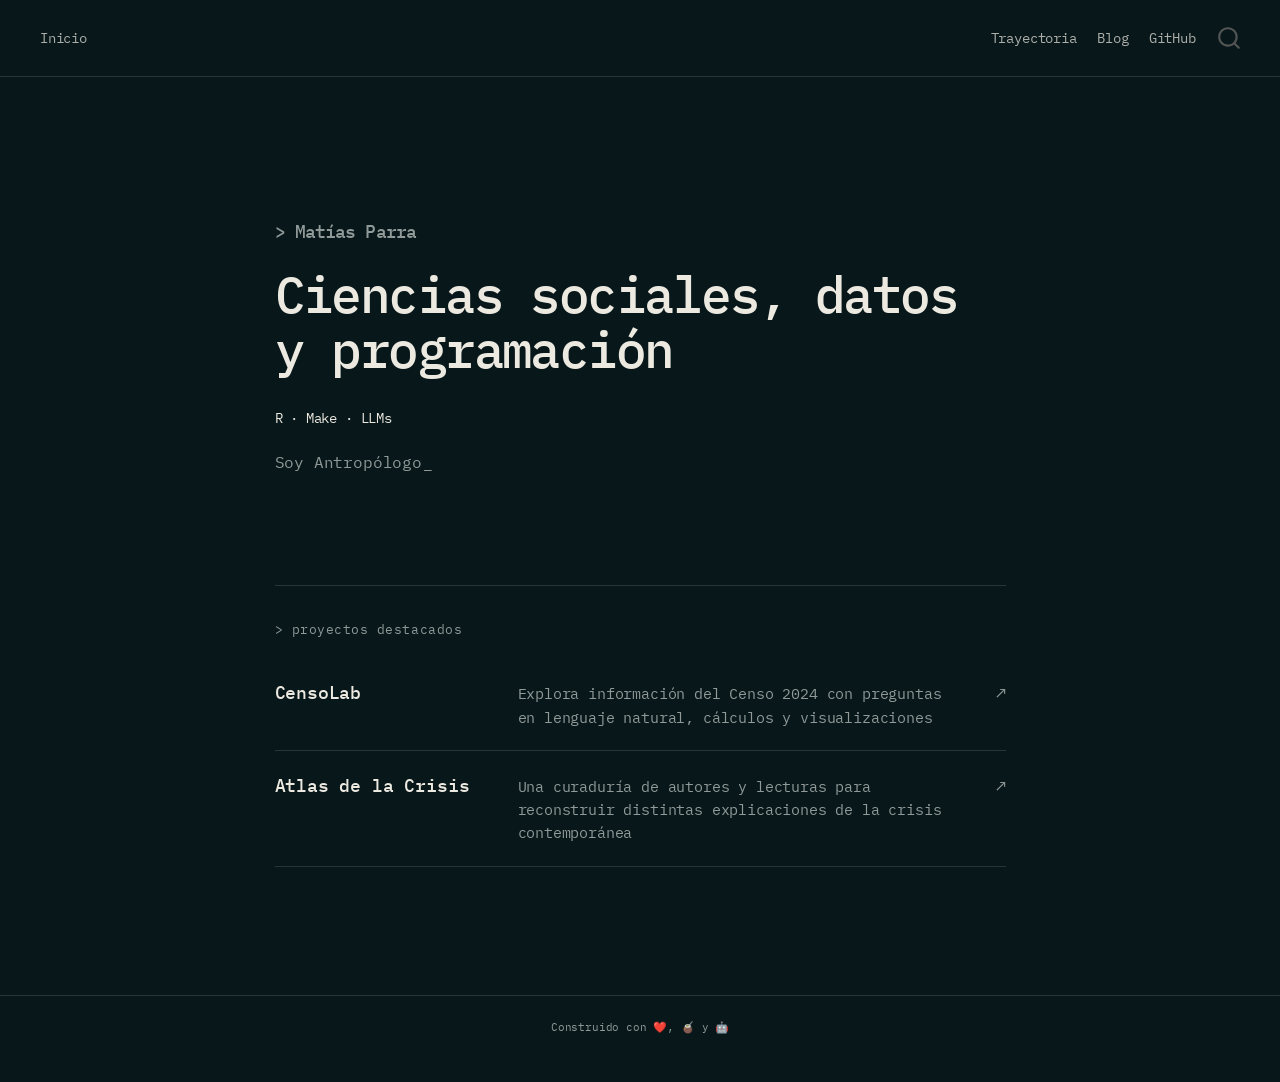
<file: docs/index.html>
<!DOCTYPE html>
<html xmlns="http://www.w3.org/1999/xhtml" lang="en" xml:lang="en"><head>

<meta charset="utf-8">
<meta name="generator" content="quarto-1.10.18">

<meta name="viewport" content="width=device-width, initial-scale=1.0, user-scalable=yes">


<title>Matias Parra</title>
<style>
/* Default styles provided by pandoc.
** See https://pandoc.org/MANUAL.html#variables-for-html for config info.
*/
span.smallcaps{font-variant: small-caps;}
div.columns{display: flex; gap: 1.5em;}
div.column{flex: auto;}
@media screen {
div.columns{gap: min(4vw, 1.5em);}
div.column{overflow-x: auto;}
}
div.hanging-indent{margin-left: 1.5em; text-indent: -1.5em;}
ul.task-list{list-style: none;}
ul.task-list li input[type="checkbox"] {
  width: 0.8em;
  margin: 0 0.8em 0.2em -1em; /* quarto-specific, see https://github.com/quarto-dev/quarto-cli/issues/4556 */ 
  vertical-align: middle;
}
</style>


<script src="site_libs/quarto-nav/quarto-nav.js"></script>
<script src="site_libs/quarto-nav/headroom.min.js"></script>
<script src="site_libs/clipboard/clipboard.min.js"></script>
<script src="site_libs/quarto-search/autocomplete.umd.js"></script>
<script src="site_libs/quarto-search/fuse.min.js"></script>
<script src="site_libs/quarto-search/quarto-search.js"></script>
<meta name="quarto:offset" content="./">
<script src="site_libs/quarto-html/quarto.js" type="module"></script>
<script src="site_libs/quarto-html/tabsets/tabsets.js" type="module"></script>
<script src="site_libs/quarto-html/popper.min.js"></script>
<script src="site_libs/quarto-html/tippy.umd.min.js"></script>
<script src="site_libs/quarto-html/anchor.min.js"></script>
<link href="site_libs/quarto-html/tippy.css" rel="stylesheet">
<link href="site_libs/quarto-html/quarto-syntax-highlighting-64a204ab8560d761af7679ceaba22944.css" rel="stylesheet" id="quarto-text-highlighting-styles">
<script src="site_libs/bootstrap/bootstrap.min.js"></script>
<link href="site_libs/bootstrap/bootstrap-icons.css" rel="stylesheet">
<link href="site_libs/bootstrap/bootstrap-e82ca0f5d80d5831ccac4856a1aca84d.min.css" rel="stylesheet" append-hash="true" id="quarto-bootstrap" data-mode="light">
<script id="quarto-search-options" type="application/json">{
  "location": "navbar",
  "copy-button": false,
  "collapse-after": 3,
  "panel-placement": "end",
  "type": "overlay",
  "limit": 50,
  "keyboard-shortcut": [
    "f",
    "/",
    "s"
  ],
  "show-item-context": false,
  "language": {
    "search-no-results-text": "No results",
    "search-matching-documents-text": "matching documents",
    "search-copy-link-title": "Copy link to search",
    "search-hide-matches-text": "Hide additional matches",
    "search-more-match-text": "more match in this document",
    "search-more-matches-text": "more matches in this document",
    "search-clear-button-title": "Clear",
    "search-text-placeholder": "",
    "search-detached-cancel-button-title": "Cancel",
    "search-submit-button-title": "Submit",
    "search-label": "Search"
  }
}</script>
<style>html{ scroll-behavior: smooth; }</style>


<link rel="stylesheet" href="styles.css">
</head>

<body class="nav-fixed fullcontent quarto-light">

<div id="quarto-search-results"></div>
  <header id="quarto-header" class="headroom fixed-top">
    <nav class="navbar navbar-expand-lg " data-bs-theme="dark">
      <div class="navbar-container container-fluid">
            <div id="quarto-search" class="" title="Search"></div>
          <button class="navbar-toggler" type="button" data-bs-toggle="collapse" data-bs-target="#navbarCollapse" aria-controls="navbarCollapse" role="menu" aria-expanded="false" aria-label="Toggle navigation" onclick="if (window.quartoToggleHeadroom) { window.quartoToggleHeadroom(); }">
  <span class="navbar-toggler-icon"></span>
</button>
          <div class="collapse navbar-collapse" id="navbarCollapse">
            <ul class="navbar-nav navbar-nav-scroll me-auto">
  <li class="nav-item">
    <a class="nav-link active" href="./index.html" aria-current="page"> 
<span class="menu-text">Inicio</span></a>
  </li>  
</ul>
            <ul class="navbar-nav navbar-nav-scroll ms-auto">
  <li class="nav-item">
    <a class="nav-link" href="./trayectoria.html"> 
<span class="menu-text">Trayectoria</span></a>
  </li>  
  <li class="nav-item">
    <a class="nav-link" href="./blog.html"> 
<span class="menu-text">Blog</span></a>
  </li>  
  <li class="nav-item">
    <a class="nav-link" href="https://github.com/miparrar"> 
<span class="menu-text">GitHub</span></a>
  </li>  
</ul>
          </div> <!-- /navcollapse -->
            <div class="quarto-navbar-tools">
</div>
      </div> <!-- /container-fluid -->
    </nav>
</header>
<!-- content -->
<div id="quarto-content" class="quarto-container page-columns page-rows-contents page-layout-article page-navbar">
<!-- sidebar -->
<!-- margin-sidebar -->
    
<!-- main -->
<main class="content" id="quarto-document-content"><header id="title-block-header" class="quarto-title-block"><h1 class="title display-7">Matias Parra</h1></header>

<header id="title-block-header">


</header>


<div class="home-shell">
<div class="home-intro">
<div class="home-name">
Matías Parra
</div>
<h1 class="home-kicker">
Ciencias sociales, datos y programación
</h1>
<div class="home-stack">
R · Make · LLMs
</div>
<div class="home-copy home-rotator">
<p><span class="visually-hidden">Soy Antropólogo. Trabajo en procesamiento y análisis de datos. Construyo flujos de trabajo reproducibles y trazables. Exploro nuevas formas de investigar con modelos de lenguaje.</span> <span id="home-rotator-text" aria-hidden="true"></span></p>
</div>
<noscript>
<div class="home-copy">
Soy antropólogo
</div>
</noscript>
</div>
<div class="home-work">
<div class="section-label">
&gt; proyectos destacados
</div>
<div class="project-list">
<p><a class="project-item" href="https://censolab.cl/" aria-label="Visitar CensoLab"> <span class="project-name">CensoLab</span> <span class="project-description">Explora información del Censo 2024 con preguntas en lenguaje natural, cálculos y visualizaciones</span> <span class="project-arrow" aria-hidden="true">↗</span> </a> <a class="project-item" href="https://miparrar-atlas-crisis.share.connect.posit.cloud/" target="_blank" rel="noopener" aria-label="Visitar Atlas de la Crisis"> <span class="project-name">Atlas de la Crisis</span> <span class="project-description">Una curaduría de autores y lecturas para reconstruir distintas explicaciones de la crisis contemporánea</span> <span class="project-arrow" aria-hidden="true">↗</span> </a></p>
</div>
</div>
</div>
<script>
const startTyping = () => {
  const rotator = document.querySelector(".home-rotator");
  const rotatorText = document.querySelector("#home-rotator-text");
  const reduceMotion = window.matchMedia("(prefers-reduced-motion: reduce)").matches;
  const phrases = [
    "Soy Antropólogo",
    "Trabajo en procesamiento y análisis de datos",
    "Construyo flujos de trabajo reproducibles y trazables",
    "Exploro nuevas formas de investigar con modelos de lenguaje"
  ];

  if (!rotator || !rotatorText) return;

  if (reduceMotion) {
    rotatorText.textContent = phrases[0];
    return;
  }

  let phraseIndex = 0;
  let characterPosition = 0;
  let isDeleting = false;

  const typeNextCharacter = () => {
    const phrase = phrases[phraseIndex];

    if (isDeleting) {
      characterPosition -= 1;
      rotatorText.textContent = phrase.slice(0, characterPosition);

      if (characterPosition === 0) {
        phraseIndex = (phraseIndex + 1) % phrases.length;
        isDeleting = false;
        window.setTimeout(typeNextCharacter, 350);
        return;
      }

      window.setTimeout(typeNextCharacter, 28);
      return;
    }

    characterPosition += 1;
    rotatorText.textContent = phrase.slice(0, characterPosition);

    if (characterPosition === phrase.length) {
      isDeleting = true;
      window.setTimeout(typeNextCharacter, 2200);
      return;
    }

    window.setTimeout(typeNextCharacter, 45);
  };

  rotatorText.classList.add("is-typing");
  window.setTimeout(typeNextCharacter, 450);
};

if (document.readyState === "loading") {
  document.addEventListener("DOMContentLoaded", startTyping);
} else {
  startTyping();
}
</script>



</main> <!-- /main -->
<script id="quarto-html-after-body" type="application/javascript">
  window.document.addEventListener("DOMContentLoaded", function (event) {
    const icon = "";
    const anchorJS = new window.AnchorJS();
    anchorJS.options = {
      placement: 'right',
      icon: icon
    };
    anchorJS.add('.anchored');
    const isCodeAnnotation = (el) => {
      for (const clz of el.classList) {
        if (clz.startsWith('code-annotation-')) {                     
          return true;
        }
      }
      return false;
    }
    const onCopySuccess = function(e) {
      // button target
      const button = e.trigger;
      // don't keep focus
      button.blur();
      // flash "checked"
      button.classList.add('code-copy-button-checked');
      var currentTitle = button.getAttribute("title");
      button.setAttribute("title", "Copied!");
      let tooltip;
      if (window.bootstrap) {
        button.setAttribute("data-bs-toggle", "tooltip");
        button.setAttribute("data-bs-placement", "left");
        button.setAttribute("data-bs-title", "Copied!");
        tooltip = new bootstrap.Tooltip(button, 
          { trigger: "manual", 
            customClass: "code-copy-button-tooltip",
            offset: [0, -8]});
        tooltip.show();    
      }
      setTimeout(function() {
        if (tooltip) {
          tooltip.hide();
          button.removeAttribute("data-bs-title");
          button.removeAttribute("data-bs-toggle");
          button.removeAttribute("data-bs-placement");
        }
        button.setAttribute("title", currentTitle);
        button.classList.remove('code-copy-button-checked');
      }, 1000);
      // clear code selection
      e.clearSelection();
    }
    const getTextToCopy = function(trigger) {
      const outerScaffold = trigger.parentElement.cloneNode(true);
      const codeEl = outerScaffold.querySelector('code');
      for (const childEl of codeEl.children) {
        if (isCodeAnnotation(childEl)) {
          childEl.remove();
        }
      }
      return codeEl.innerText;
    }
    const clipboard = new window.ClipboardJS('.code-copy-button:not([data-in-quarto-modal])', {
      text: getTextToCopy
    });
    clipboard.on('success', onCopySuccess);
    if (window.document.getElementById('quarto-embedded-source-code-modal')) {
      const clipboardModal = new window.ClipboardJS('.code-copy-button[data-in-quarto-modal]', {
        text: getTextToCopy,
        container: window.document.getElementById('quarto-embedded-source-code-modal')
      });
      clipboardModal.on('success', onCopySuccess);
    }
      var localhostRegex = new RegExp(/^(?:http|https):\/\/localhost\:?[0-9]*\//);
      var mailtoRegex = new RegExp(/^mailto:/);
        var filterRegex = new RegExp('/' + window.location.host + '/');
      var isInternal = (href) => {
          return filterRegex.test(href) || localhostRegex.test(href) || mailtoRegex.test(href);
      }
      // Inspect non-navigation links and adorn them if external
     var links = window.document.querySelectorAll('a[href]:not(.nav-link):not(.navbar-brand):not(.toc-action):not(.sidebar-link):not(.sidebar-item-toggle):not(.pagination-link):not(.no-external):not([aria-hidden]):not(.dropdown-item):not(.quarto-navigation-tool):not(.about-link)');
      for (var i=0; i<links.length; i++) {
        const link = links[i];
        if (!isInternal(link.href)) {
          // undo the damage that might have been done by quarto-nav.js in the case of
          // links that we want to consider external
          if (link.dataset.originalHref !== undefined) {
            link.href = link.dataset.originalHref;
          }
        }
      }
    function tippyHover(el, contentFn, onTriggerFn, onUntriggerFn) {
      const config = {
        allowHTML: true,
        maxWidth: 500,
        delay: 100,
        arrow: false,
        appendTo: function(el) {
            return el.parentElement;
        },
        interactive: true,
        interactiveBorder: 10,
        theme: 'quarto',
        placement: 'bottom-start',
      };
      if (contentFn) {
        config.content = contentFn;
      }
      if (onTriggerFn) {
        config.onTrigger = onTriggerFn;
      }
      if (onUntriggerFn) {
        config.onUntrigger = onUntriggerFn;
      }
      window.tippy(el, config); 
    }
    const noterefs = window.document.querySelectorAll('a[role="doc-noteref"]');
    for (var i=0; i<noterefs.length; i++) {
      const ref = noterefs[i];
      tippyHover(ref, function() {
        // use id or data attribute instead here
        let href = ref.getAttribute('data-footnote-href') || ref.getAttribute('href');
        try { href = new URL(href).hash; } catch {}
        const id = href.replace(/^#\/?/, "");
        const note = window.document.getElementById(id);
        if (note) {
          return note.innerHTML;
        } else {
          return "";
        }
      });
    }
    const xrefs = window.document.querySelectorAll('a.quarto-xref');
    const processXRef = (id, note) => {
      // Strip column container classes
      const stripColumnClz = (el) => {
        el.classList.remove("page-full", "page-columns");
        if (el.children) {
          for (const child of el.children) {
            stripColumnClz(child);
          }
        }
      }
      stripColumnClz(note)
      if (id === null || id.startsWith('sec-')) {
        // Special case sections, only their first couple elements
        const container = document.createElement("div");
        if (note.children && note.children.length > 2) {
          container.appendChild(note.children[0].cloneNode(true));
          for (let i = 1; i < note.children.length; i++) {
            const child = note.children[i];
            if (child.tagName === "P" && child.innerText === "") {
              continue;
            } else {
              container.appendChild(child.cloneNode(true));
              break;
            }
          }
          if (window.Quarto?.typesetMath) {
            window.Quarto.typesetMath(container);
          }
          return container.innerHTML
        } else {
          if (window.Quarto?.typesetMath) {
            window.Quarto.typesetMath(note);
          }
          return note.innerHTML;
        }
      } else {
        // Remove any anchor links if they are present
        const anchorLink = note.querySelector('a.anchorjs-link');
        if (anchorLink) {
          anchorLink.remove();
        }
        if (window.Quarto?.typesetMath) {
          window.Quarto.typesetMath(note);
        }
        if (note.classList.contains("callout")) {
          return note.outerHTML;
        } else {
          return note.innerHTML;
        }
      }
    }
    for (var i=0; i<xrefs.length; i++) {
      const xref = xrefs[i];
      tippyHover(xref, undefined, function(instance) {
        instance.disable();
        let url = xref.getAttribute('href');
        let hash = undefined; 
        if (url.startsWith('#')) {
          hash = url;
        } else {
          try { hash = new URL(url).hash; } catch {}
        }
        if (hash) {
          const id = hash.replace(/^#\/?/, "");
          const note = window.document.getElementById(id);
          if (note !== null) {
            try {
              const html = processXRef(id, note.cloneNode(true));
              instance.setContent(html);
            } finally {
              instance.enable();
              instance.show();
            }
          } else {
            // See if we can fetch this
            fetch(url.split('#')[0])
            .then(res => res.text())
            .then(html => {
              const parser = new DOMParser();
              const htmlDoc = parser.parseFromString(html, "text/html");
              const note = htmlDoc.getElementById(id);
              if (note !== null) {
                const html = processXRef(id, note);
                instance.setContent(html);
              } 
            }).finally(() => {
              instance.enable();
              instance.show();
            });
          }
        } else {
          // See if we can fetch a full url (with no hash to target)
          // This is a special case and we should probably do some content thinning / targeting
          fetch(url)
          .then(res => res.text())
          .then(html => {
            const parser = new DOMParser();
            const htmlDoc = parser.parseFromString(html, "text/html");
            const note = htmlDoc.querySelector('main.content');
            if (note !== null) {
              // This should only happen for chapter cross references
              // (since there is no id in the URL)
              // remove the first header
              if (note.children.length > 0 && note.children[0].tagName === "HEADER") {
                note.children[0].remove();
              }
              const html = processXRef(null, note);
              instance.setContent(html);
            } 
          }).finally(() => {
            instance.enable();
            instance.show();
          });
        }
      }, function(instance) {
      });
    }
        let selectedAnnoteEl;
        const selectorForAnnotation = ( cell, annotation) => {
          let cellAttr = 'data-code-cell="' + cell + '"';
          let lineAttr = 'data-code-annotation="' +  annotation + '"';
          const selector = 'span[' + cellAttr + '][' + lineAttr + ']';
          return selector;
        }
        const selectCodeLines = (annoteEl) => {
          const doc = window.document;
          const targetCell = annoteEl.getAttribute("data-target-cell");
          const targetAnnotation = annoteEl.getAttribute("data-target-annotation");
          const annoteSpan = window.document.querySelector(selectorForAnnotation(targetCell, targetAnnotation));
          const lines = annoteSpan.getAttribute("data-code-lines").split(",");
          const lineIds = lines.map((line) => {
            return targetCell + "-" + line;
          })
          let top = null;
          let height = null;
          let parent = null;
          if (lineIds.length > 0) {
              //compute the position of the single el (top and bottom and make a div)
              const el = window.document.getElementById(lineIds[0]);
              top = el.offsetTop;
              height = el.offsetHeight;
              parent = el.parentElement.parentElement;
            if (lineIds.length > 1) {
              const lastEl = window.document.getElementById(lineIds[lineIds.length - 1]);
              const bottom = lastEl.offsetTop + lastEl.offsetHeight;
              height = bottom - top;
            }
            if (top !== null && height !== null && parent !== null) {
              // cook up a div (if necessary) and position it 
              let div = window.document.getElementById("code-annotation-line-highlight");
              if (div === null) {
                div = window.document.createElement("div");
                div.setAttribute("id", "code-annotation-line-highlight");
                div.style.position = 'absolute';
                parent.appendChild(div);
              }
              div.style.top = top - 2 + "px";
              div.style.height = height + 4 + "px";
              div.style.left = 0;
              let gutterDiv = window.document.getElementById("code-annotation-line-highlight-gutter");
              if (gutterDiv === null) {
                gutterDiv = window.document.createElement("div");
                gutterDiv.setAttribute("id", "code-annotation-line-highlight-gutter");
                gutterDiv.style.position = 'absolute';
                const codeCell = window.document.getElementById(targetCell);
                const gutter = codeCell.querySelector('.code-annotation-gutter');
                gutter.appendChild(gutterDiv);
              }
              gutterDiv.style.top = top - 2 + "px";
              gutterDiv.style.height = height + 4 + "px";
            }
            selectedAnnoteEl = annoteEl;
          }
        };
        const unselectCodeLines = () => {
          const elementsIds = ["code-annotation-line-highlight", "code-annotation-line-highlight-gutter"];
          elementsIds.forEach((elId) => {
            const div = window.document.getElementById(elId);
            if (div) {
              div.remove();
            }
          });
          selectedAnnoteEl = undefined;
        };
          // Handle positioning of the toggle
      window.addEventListener(
        "resize",
        throttle(() => {
          elRect = undefined;
          if (selectedAnnoteEl) {
            selectCodeLines(selectedAnnoteEl);
          }
        }, 10)
      );
      function throttle(fn, ms) {
      let throttle = false;
      let timer;
        return (...args) => {
          if(!throttle) { // first call gets through
              fn.apply(this, args);
              throttle = true;
          } else { // all the others get throttled
              if(timer) clearTimeout(timer); // cancel #2
              timer = setTimeout(() => {
                fn.apply(this, args);
                timer = throttle = false;
              }, ms);
          }
        };
      }
        // Attach click handler to the DT
        const annoteDls = window.document.querySelectorAll('dt[data-target-cell]');
        for (const annoteDlNode of annoteDls) {
          annoteDlNode.addEventListener('click', (event) => {
            const clickedEl = event.target;
            if (clickedEl !== selectedAnnoteEl) {
              unselectCodeLines();
              const activeEl = window.document.querySelector('dt[data-target-cell].code-annotation-active');
              if (activeEl) {
                activeEl.classList.remove('code-annotation-active');
              }
              selectCodeLines(clickedEl);
              clickedEl.classList.add('code-annotation-active');
            } else {
              // Unselect the line
              unselectCodeLines();
              clickedEl.classList.remove('code-annotation-active');
            }
          });
        }
    const findCites = (el) => {
      const parentEl = el.parentElement;
      if (parentEl) {
        const cites = parentEl.dataset.cites;
        if (cites) {
          return {
            el,
            cites: cites.split(' ')
          };
        } else {
          return findCites(el.parentElement)
        }
      } else {
        return undefined;
      }
    };
    var bibliorefs = window.document.querySelectorAll('a[role="doc-biblioref"]');
    for (var i=0; i<bibliorefs.length; i++) {
      const ref = bibliorefs[i];
      const citeInfo = findCites(ref);
      if (citeInfo) {
        tippyHover(citeInfo.el, function() {
          var popup = window.document.createElement('div');
          citeInfo.cites.forEach(function(cite) {
            var citeDiv = window.document.createElement('div');
            citeDiv.classList.add('hanging-indent');
            citeDiv.classList.add('csl-entry');
            var biblioDiv = window.document.getElementById('ref-' + cite);
            if (biblioDiv) {
              citeDiv.innerHTML = biblioDiv.innerHTML;
            }
            popup.appendChild(citeDiv);
          });
          return popup.innerHTML;
        });
      }
    }
  });
  </script>
</div> <!-- /content -->
<footer class="footer">
  <div class="nav-footer">
    <div class="nav-footer-left">
      &nbsp;
    </div>   
    <div class="nav-footer-center">
<p>Construido con ❤️, 🧉 y 🤖</p>
</div>
    <div class="nav-footer-right">
      &nbsp;
    </div>
  </div>
</footer>




<script src="site_libs/quarto-html/zenscroll-min.js"></script>
</body></html>
</file>
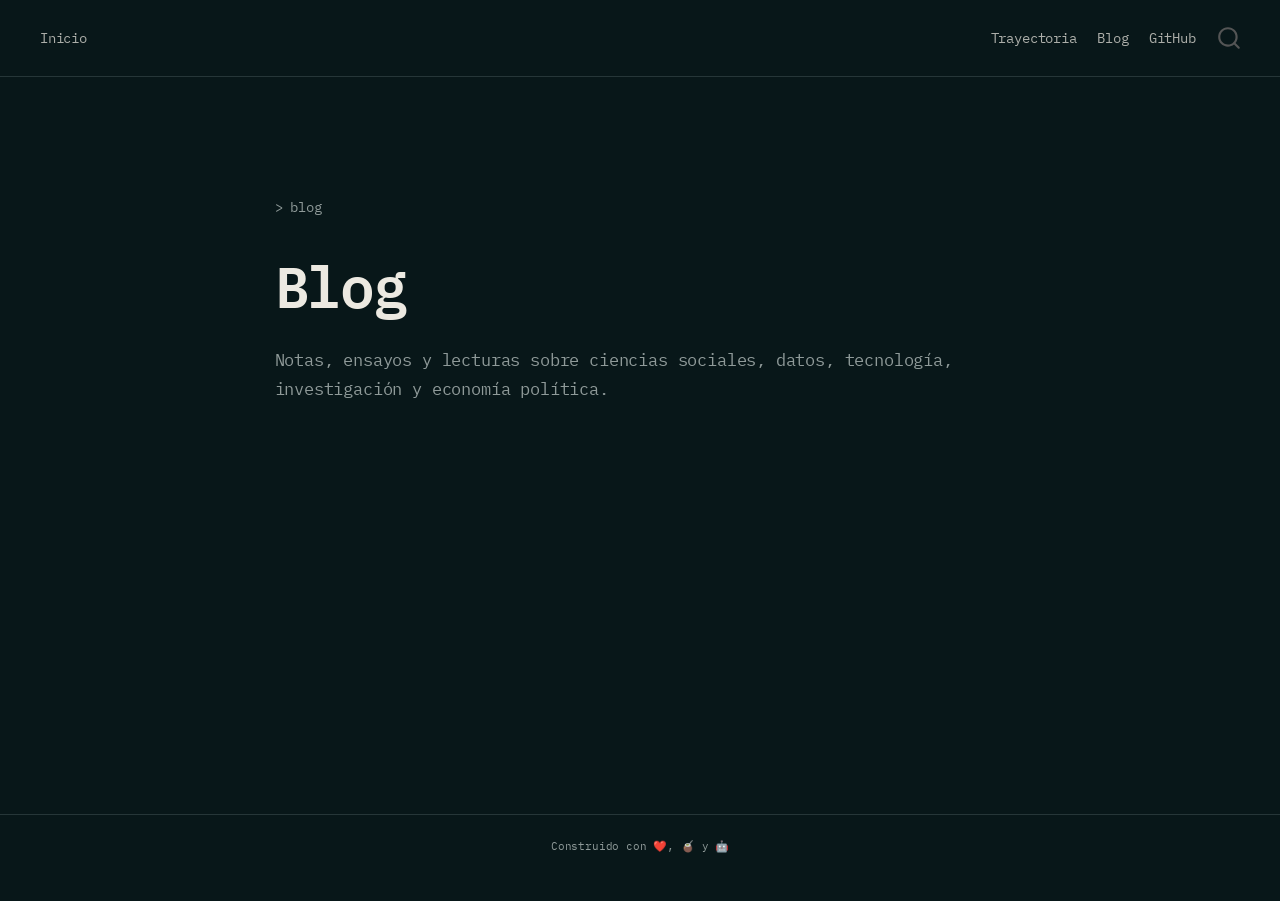
<file: docs/blog.html>
<!DOCTYPE html>
<html xmlns="http://www.w3.org/1999/xhtml" lang="en" xml:lang="en"><head>

<meta charset="utf-8">
<meta name="generator" content="quarto-1.10.18">

<meta name="viewport" content="width=device-width, initial-scale=1.0, user-scalable=yes">


<title>Blog – Matias Parra</title>
<style>
/* Default styles provided by pandoc.
** See https://pandoc.org/MANUAL.html#variables-for-html for config info.
*/
span.smallcaps{font-variant: small-caps;}
div.columns{display: flex; gap: 1.5em;}
div.column{flex: auto;}
@media screen {
div.columns{gap: min(4vw, 1.5em);}
div.column{overflow-x: auto;}
}
div.hanging-indent{margin-left: 1.5em; text-indent: -1.5em;}
ul.task-list{list-style: none;}
ul.task-list li input[type="checkbox"] {
  width: 0.8em;
  margin: 0 0.8em 0.2em -1em; /* quarto-specific, see https://github.com/quarto-dev/quarto-cli/issues/4556 */ 
  vertical-align: middle;
}
</style>


<script src="site_libs/quarto-nav/quarto-nav.js"></script>
<script src="site_libs/quarto-nav/headroom.min.js"></script>
<script src="site_libs/clipboard/clipboard.min.js"></script>
<script src="site_libs/quarto-search/autocomplete.umd.js"></script>
<script src="site_libs/quarto-search/fuse.min.js"></script>
<script src="site_libs/quarto-search/quarto-search.js"></script>
<meta name="quarto:offset" content="./">
<script src="site_libs/quarto-html/quarto.js" type="module"></script>
<script src="site_libs/quarto-html/tabsets/tabsets.js" type="module"></script>
<script src="site_libs/quarto-html/popper.min.js"></script>
<script src="site_libs/quarto-html/tippy.umd.min.js"></script>
<script src="site_libs/quarto-html/anchor.min.js"></script>
<link href="site_libs/quarto-html/tippy.css" rel="stylesheet">
<link href="site_libs/quarto-html/quarto-syntax-highlighting-64a204ab8560d761af7679ceaba22944.css" rel="stylesheet" id="quarto-text-highlighting-styles">
<script src="site_libs/bootstrap/bootstrap.min.js"></script>
<link href="site_libs/bootstrap/bootstrap-icons.css" rel="stylesheet">
<link href="site_libs/bootstrap/bootstrap-e82ca0f5d80d5831ccac4856a1aca84d.min.css" rel="stylesheet" append-hash="true" id="quarto-bootstrap" data-mode="light">
<script id="quarto-search-options" type="application/json">{
  "location": "navbar",
  "copy-button": false,
  "collapse-after": 3,
  "panel-placement": "end",
  "type": "overlay",
  "limit": 50,
  "keyboard-shortcut": [
    "f",
    "/",
    "s"
  ],
  "show-item-context": false,
  "language": {
    "search-no-results-text": "No results",
    "search-matching-documents-text": "matching documents",
    "search-copy-link-title": "Copy link to search",
    "search-hide-matches-text": "Hide additional matches",
    "search-more-match-text": "more match in this document",
    "search-more-matches-text": "more matches in this document",
    "search-clear-button-title": "Clear",
    "search-text-placeholder": "",
    "search-detached-cancel-button-title": "Cancel",
    "search-submit-button-title": "Submit",
    "search-label": "Search"
  }
}</script>
<style>html{ scroll-behavior: smooth; }</style>


<link rel="stylesheet" href="styles.css">
</head>

<body class="nav-fixed fullcontent quarto-light">

<div id="quarto-search-results"></div>
  <header id="quarto-header" class="headroom fixed-top">
    <nav class="navbar navbar-expand-lg " data-bs-theme="dark">
      <div class="navbar-container container-fluid">
            <div id="quarto-search" class="" title="Search"></div>
          <button class="navbar-toggler" type="button" data-bs-toggle="collapse" data-bs-target="#navbarCollapse" aria-controls="navbarCollapse" role="menu" aria-expanded="false" aria-label="Toggle navigation" onclick="if (window.quartoToggleHeadroom) { window.quartoToggleHeadroom(); }">
  <span class="navbar-toggler-icon"></span>
</button>
          <div class="collapse navbar-collapse" id="navbarCollapse">
            <ul class="navbar-nav navbar-nav-scroll me-auto">
  <li class="nav-item">
    <a class="nav-link" href="./index.html"> 
<span class="menu-text">Inicio</span></a>
  </li>  
</ul>
            <ul class="navbar-nav navbar-nav-scroll ms-auto">
  <li class="nav-item">
    <a class="nav-link" href="./trayectoria.html"> 
<span class="menu-text">Trayectoria</span></a>
  </li>  
  <li class="nav-item">
    <a class="nav-link active" href="./blog.html" aria-current="page"> 
<span class="menu-text">Blog</span></a>
  </li>  
  <li class="nav-item">
    <a class="nav-link" href="https://github.com/miparrar"> 
<span class="menu-text">GitHub</span></a>
  </li>  
</ul>
          </div> <!-- /navcollapse -->
            <div class="quarto-navbar-tools">
</div>
      </div> <!-- /container-fluid -->
    </nav>
</header>
<!-- content -->
<div id="quarto-content" class="quarto-container page-columns page-rows-contents page-layout-article page-navbar">
<!-- sidebar -->
<!-- margin-sidebar -->
    
<!-- main -->
<main class="content" id="quarto-document-content"><header id="title-block-header" class="quarto-title-block"><h1 class="title display-7">Blog</h1></header>

<header id="title-block-header">


</header>


<div class="page-shell">
<div class="page-label">
&gt; blog
</div>
<section id="blog" class="level1">
<h1>Blog</h1>
<p>Notas, ensayos y lecturas sobre ciencias sociales, datos, tecnología, investigación y economía política.</p>
</section>
</div>



</main> <!-- /main -->
<script id="quarto-html-after-body" type="application/javascript">
  window.document.addEventListener("DOMContentLoaded", function (event) {
    const icon = "";
    const anchorJS = new window.AnchorJS();
    anchorJS.options = {
      placement: 'right',
      icon: icon
    };
    anchorJS.add('.anchored');
    const isCodeAnnotation = (el) => {
      for (const clz of el.classList) {
        if (clz.startsWith('code-annotation-')) {                     
          return true;
        }
      }
      return false;
    }
    const onCopySuccess = function(e) {
      // button target
      const button = e.trigger;
      // don't keep focus
      button.blur();
      // flash "checked"
      button.classList.add('code-copy-button-checked');
      var currentTitle = button.getAttribute("title");
      button.setAttribute("title", "Copied!");
      let tooltip;
      if (window.bootstrap) {
        button.setAttribute("data-bs-toggle", "tooltip");
        button.setAttribute("data-bs-placement", "left");
        button.setAttribute("data-bs-title", "Copied!");
        tooltip = new bootstrap.Tooltip(button, 
          { trigger: "manual", 
            customClass: "code-copy-button-tooltip",
            offset: [0, -8]});
        tooltip.show();    
      }
      setTimeout(function() {
        if (tooltip) {
          tooltip.hide();
          button.removeAttribute("data-bs-title");
          button.removeAttribute("data-bs-toggle");
          button.removeAttribute("data-bs-placement");
        }
        button.setAttribute("title", currentTitle);
        button.classList.remove('code-copy-button-checked');
      }, 1000);
      // clear code selection
      e.clearSelection();
    }
    const getTextToCopy = function(trigger) {
      const outerScaffold = trigger.parentElement.cloneNode(true);
      const codeEl = outerScaffold.querySelector('code');
      for (const childEl of codeEl.children) {
        if (isCodeAnnotation(childEl)) {
          childEl.remove();
        }
      }
      return codeEl.innerText;
    }
    const clipboard = new window.ClipboardJS('.code-copy-button:not([data-in-quarto-modal])', {
      text: getTextToCopy
    });
    clipboard.on('success', onCopySuccess);
    if (window.document.getElementById('quarto-embedded-source-code-modal')) {
      const clipboardModal = new window.ClipboardJS('.code-copy-button[data-in-quarto-modal]', {
        text: getTextToCopy,
        container: window.document.getElementById('quarto-embedded-source-code-modal')
      });
      clipboardModal.on('success', onCopySuccess);
    }
      var localhostRegex = new RegExp(/^(?:http|https):\/\/localhost\:?[0-9]*\//);
      var mailtoRegex = new RegExp(/^mailto:/);
        var filterRegex = new RegExp('/' + window.location.host + '/');
      var isInternal = (href) => {
          return filterRegex.test(href) || localhostRegex.test(href) || mailtoRegex.test(href);
      }
      // Inspect non-navigation links and adorn them if external
     var links = window.document.querySelectorAll('a[href]:not(.nav-link):not(.navbar-brand):not(.toc-action):not(.sidebar-link):not(.sidebar-item-toggle):not(.pagination-link):not(.no-external):not([aria-hidden]):not(.dropdown-item):not(.quarto-navigation-tool):not(.about-link)');
      for (var i=0; i<links.length; i++) {
        const link = links[i];
        if (!isInternal(link.href)) {
          // undo the damage that might have been done by quarto-nav.js in the case of
          // links that we want to consider external
          if (link.dataset.originalHref !== undefined) {
            link.href = link.dataset.originalHref;
          }
        }
      }
    function tippyHover(el, contentFn, onTriggerFn, onUntriggerFn) {
      const config = {
        allowHTML: true,
        maxWidth: 500,
        delay: 100,
        arrow: false,
        appendTo: function(el) {
            return el.parentElement;
        },
        interactive: true,
        interactiveBorder: 10,
        theme: 'quarto',
        placement: 'bottom-start',
      };
      if (contentFn) {
        config.content = contentFn;
      }
      if (onTriggerFn) {
        config.onTrigger = onTriggerFn;
      }
      if (onUntriggerFn) {
        config.onUntrigger = onUntriggerFn;
      }
      window.tippy(el, config); 
    }
    const noterefs = window.document.querySelectorAll('a[role="doc-noteref"]');
    for (var i=0; i<noterefs.length; i++) {
      const ref = noterefs[i];
      tippyHover(ref, function() {
        // use id or data attribute instead here
        let href = ref.getAttribute('data-footnote-href') || ref.getAttribute('href');
        try { href = new URL(href).hash; } catch {}
        const id = href.replace(/^#\/?/, "");
        const note = window.document.getElementById(id);
        if (note) {
          return note.innerHTML;
        } else {
          return "";
        }
      });
    }
    const xrefs = window.document.querySelectorAll('a.quarto-xref');
    const processXRef = (id, note) => {
      // Strip column container classes
      const stripColumnClz = (el) => {
        el.classList.remove("page-full", "page-columns");
        if (el.children) {
          for (const child of el.children) {
            stripColumnClz(child);
          }
        }
      }
      stripColumnClz(note)
      if (id === null || id.startsWith('sec-')) {
        // Special case sections, only their first couple elements
        const container = document.createElement("div");
        if (note.children && note.children.length > 2) {
          container.appendChild(note.children[0].cloneNode(true));
          for (let i = 1; i < note.children.length; i++) {
            const child = note.children[i];
            if (child.tagName === "P" && child.innerText === "") {
              continue;
            } else {
              container.appendChild(child.cloneNode(true));
              break;
            }
          }
          if (window.Quarto?.typesetMath) {
            window.Quarto.typesetMath(container);
          }
          return container.innerHTML
        } else {
          if (window.Quarto?.typesetMath) {
            window.Quarto.typesetMath(note);
          }
          return note.innerHTML;
        }
      } else {
        // Remove any anchor links if they are present
        const anchorLink = note.querySelector('a.anchorjs-link');
        if (anchorLink) {
          anchorLink.remove();
        }
        if (window.Quarto?.typesetMath) {
          window.Quarto.typesetMath(note);
        }
        if (note.classList.contains("callout")) {
          return note.outerHTML;
        } else {
          return note.innerHTML;
        }
      }
    }
    for (var i=0; i<xrefs.length; i++) {
      const xref = xrefs[i];
      tippyHover(xref, undefined, function(instance) {
        instance.disable();
        let url = xref.getAttribute('href');
        let hash = undefined; 
        if (url.startsWith('#')) {
          hash = url;
        } else {
          try { hash = new URL(url).hash; } catch {}
        }
        if (hash) {
          const id = hash.replace(/^#\/?/, "");
          const note = window.document.getElementById(id);
          if (note !== null) {
            try {
              const html = processXRef(id, note.cloneNode(true));
              instance.setContent(html);
            } finally {
              instance.enable();
              instance.show();
            }
          } else {
            // See if we can fetch this
            fetch(url.split('#')[0])
            .then(res => res.text())
            .then(html => {
              const parser = new DOMParser();
              const htmlDoc = parser.parseFromString(html, "text/html");
              const note = htmlDoc.getElementById(id);
              if (note !== null) {
                const html = processXRef(id, note);
                instance.setContent(html);
              } 
            }).finally(() => {
              instance.enable();
              instance.show();
            });
          }
        } else {
          // See if we can fetch a full url (with no hash to target)
          // This is a special case and we should probably do some content thinning / targeting
          fetch(url)
          .then(res => res.text())
          .then(html => {
            const parser = new DOMParser();
            const htmlDoc = parser.parseFromString(html, "text/html");
            const note = htmlDoc.querySelector('main.content');
            if (note !== null) {
              // This should only happen for chapter cross references
              // (since there is no id in the URL)
              // remove the first header
              if (note.children.length > 0 && note.children[0].tagName === "HEADER") {
                note.children[0].remove();
              }
              const html = processXRef(null, note);
              instance.setContent(html);
            } 
          }).finally(() => {
            instance.enable();
            instance.show();
          });
        }
      }, function(instance) {
      });
    }
        let selectedAnnoteEl;
        const selectorForAnnotation = ( cell, annotation) => {
          let cellAttr = 'data-code-cell="' + cell + '"';
          let lineAttr = 'data-code-annotation="' +  annotation + '"';
          const selector = 'span[' + cellAttr + '][' + lineAttr + ']';
          return selector;
        }
        const selectCodeLines = (annoteEl) => {
          const doc = window.document;
          const targetCell = annoteEl.getAttribute("data-target-cell");
          const targetAnnotation = annoteEl.getAttribute("data-target-annotation");
          const annoteSpan = window.document.querySelector(selectorForAnnotation(targetCell, targetAnnotation));
          const lines = annoteSpan.getAttribute("data-code-lines").split(",");
          const lineIds = lines.map((line) => {
            return targetCell + "-" + line;
          })
          let top = null;
          let height = null;
          let parent = null;
          if (lineIds.length > 0) {
              //compute the position of the single el (top and bottom and make a div)
              const el = window.document.getElementById(lineIds[0]);
              top = el.offsetTop;
              height = el.offsetHeight;
              parent = el.parentElement.parentElement;
            if (lineIds.length > 1) {
              const lastEl = window.document.getElementById(lineIds[lineIds.length - 1]);
              const bottom = lastEl.offsetTop + lastEl.offsetHeight;
              height = bottom - top;
            }
            if (top !== null && height !== null && parent !== null) {
              // cook up a div (if necessary) and position it 
              let div = window.document.getElementById("code-annotation-line-highlight");
              if (div === null) {
                div = window.document.createElement("div");
                div.setAttribute("id", "code-annotation-line-highlight");
                div.style.position = 'absolute';
                parent.appendChild(div);
              }
              div.style.top = top - 2 + "px";
              div.style.height = height + 4 + "px";
              div.style.left = 0;
              let gutterDiv = window.document.getElementById("code-annotation-line-highlight-gutter");
              if (gutterDiv === null) {
                gutterDiv = window.document.createElement("div");
                gutterDiv.setAttribute("id", "code-annotation-line-highlight-gutter");
                gutterDiv.style.position = 'absolute';
                const codeCell = window.document.getElementById(targetCell);
                const gutter = codeCell.querySelector('.code-annotation-gutter');
                gutter.appendChild(gutterDiv);
              }
              gutterDiv.style.top = top - 2 + "px";
              gutterDiv.style.height = height + 4 + "px";
            }
            selectedAnnoteEl = annoteEl;
          }
        };
        const unselectCodeLines = () => {
          const elementsIds = ["code-annotation-line-highlight", "code-annotation-line-highlight-gutter"];
          elementsIds.forEach((elId) => {
            const div = window.document.getElementById(elId);
            if (div) {
              div.remove();
            }
          });
          selectedAnnoteEl = undefined;
        };
          // Handle positioning of the toggle
      window.addEventListener(
        "resize",
        throttle(() => {
          elRect = undefined;
          if (selectedAnnoteEl) {
            selectCodeLines(selectedAnnoteEl);
          }
        }, 10)
      );
      function throttle(fn, ms) {
      let throttle = false;
      let timer;
        return (...args) => {
          if(!throttle) { // first call gets through
              fn.apply(this, args);
              throttle = true;
          } else { // all the others get throttled
              if(timer) clearTimeout(timer); // cancel #2
              timer = setTimeout(() => {
                fn.apply(this, args);
                timer = throttle = false;
              }, ms);
          }
        };
      }
        // Attach click handler to the DT
        const annoteDls = window.document.querySelectorAll('dt[data-target-cell]');
        for (const annoteDlNode of annoteDls) {
          annoteDlNode.addEventListener('click', (event) => {
            const clickedEl = event.target;
            if (clickedEl !== selectedAnnoteEl) {
              unselectCodeLines();
              const activeEl = window.document.querySelector('dt[data-target-cell].code-annotation-active');
              if (activeEl) {
                activeEl.classList.remove('code-annotation-active');
              }
              selectCodeLines(clickedEl);
              clickedEl.classList.add('code-annotation-active');
            } else {
              // Unselect the line
              unselectCodeLines();
              clickedEl.classList.remove('code-annotation-active');
            }
          });
        }
    const findCites = (el) => {
      const parentEl = el.parentElement;
      if (parentEl) {
        const cites = parentEl.dataset.cites;
        if (cites) {
          return {
            el,
            cites: cites.split(' ')
          };
        } else {
          return findCites(el.parentElement)
        }
      } else {
        return undefined;
      }
    };
    var bibliorefs = window.document.querySelectorAll('a[role="doc-biblioref"]');
    for (var i=0; i<bibliorefs.length; i++) {
      const ref = bibliorefs[i];
      const citeInfo = findCites(ref);
      if (citeInfo) {
        tippyHover(citeInfo.el, function() {
          var popup = window.document.createElement('div');
          citeInfo.cites.forEach(function(cite) {
            var citeDiv = window.document.createElement('div');
            citeDiv.classList.add('hanging-indent');
            citeDiv.classList.add('csl-entry');
            var biblioDiv = window.document.getElementById('ref-' + cite);
            if (biblioDiv) {
              citeDiv.innerHTML = biblioDiv.innerHTML;
            }
            popup.appendChild(citeDiv);
          });
          return popup.innerHTML;
        });
      }
    }
  });
  </script>
</div> <!-- /content -->
<footer class="footer">
  <div class="nav-footer">
    <div class="nav-footer-left">
      &nbsp;
    </div>   
    <div class="nav-footer-center">
<p>Construido con ❤️, 🧉 y 🤖</p>
</div>
    <div class="nav-footer-right">
      &nbsp;
    </div>
  </div>
</footer>




<script src="site_libs/quarto-html/zenscroll-min.js"></script>
</body></html>
</file>
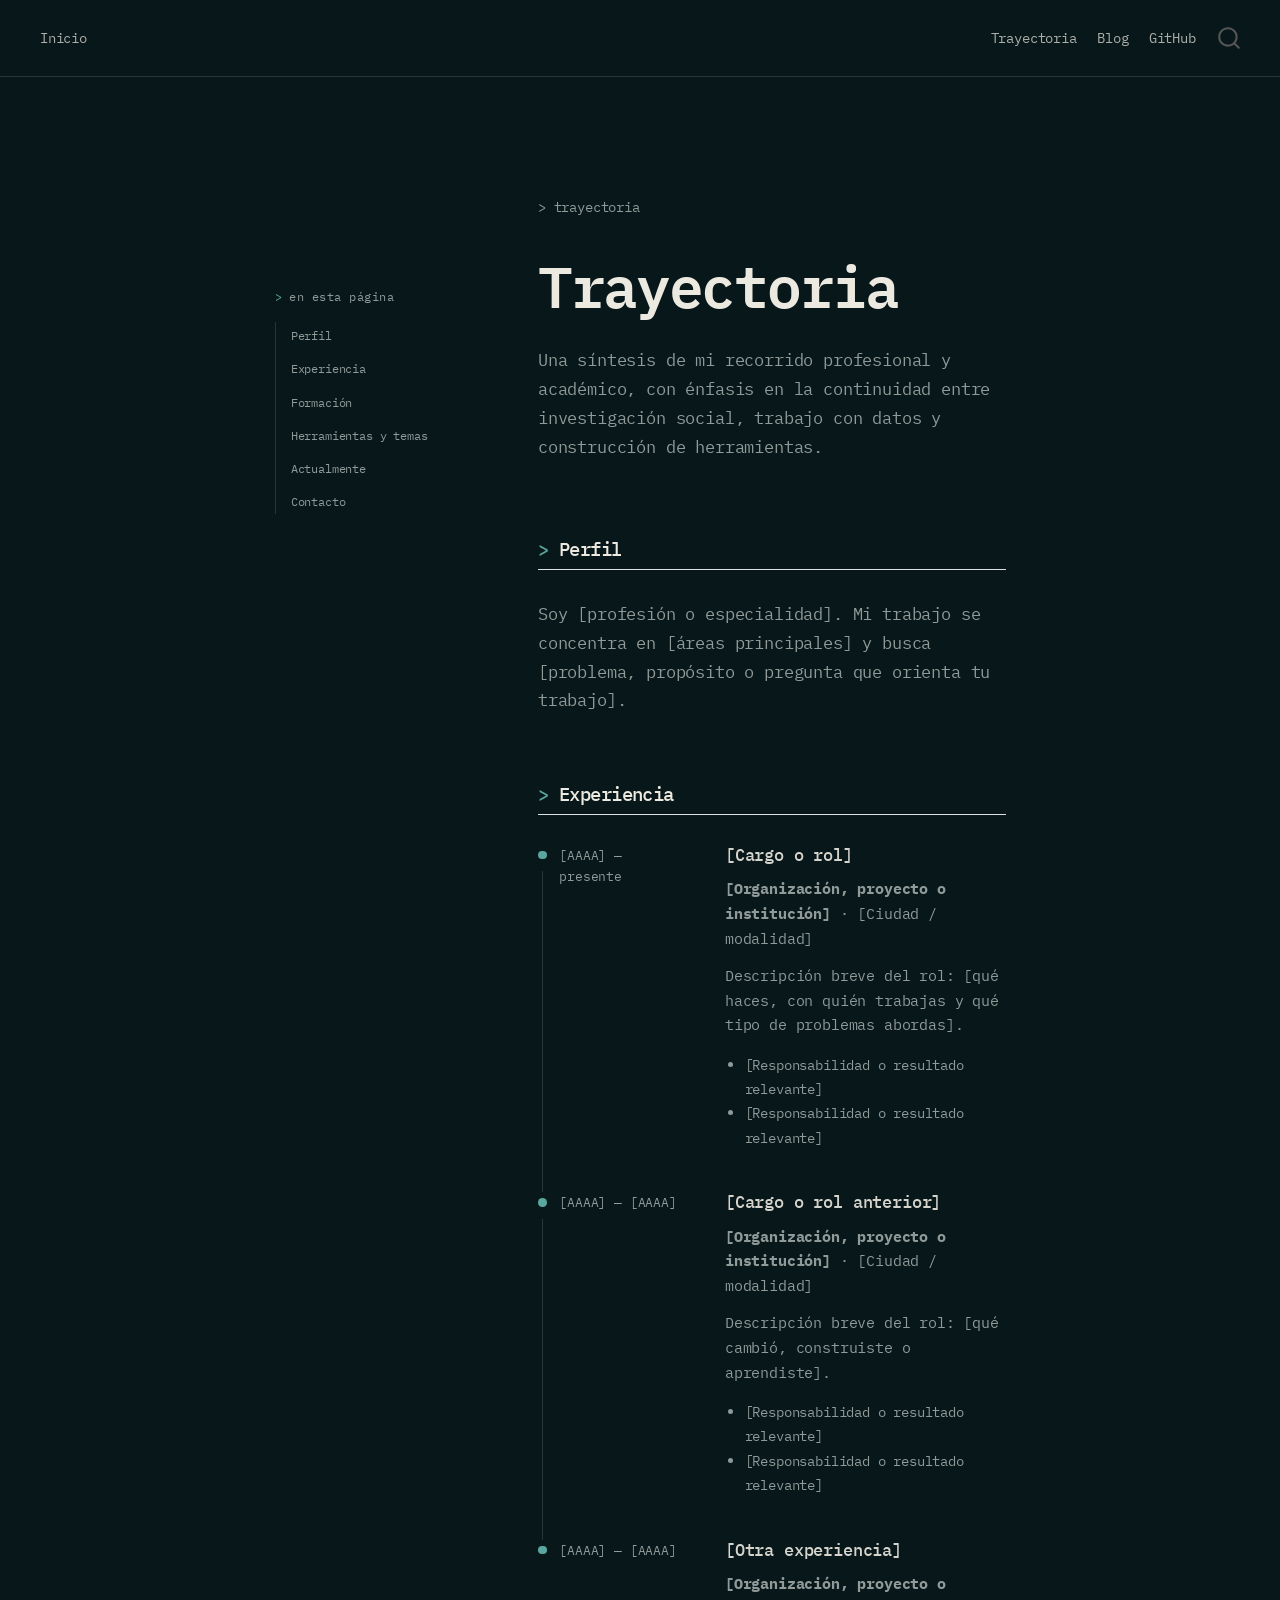
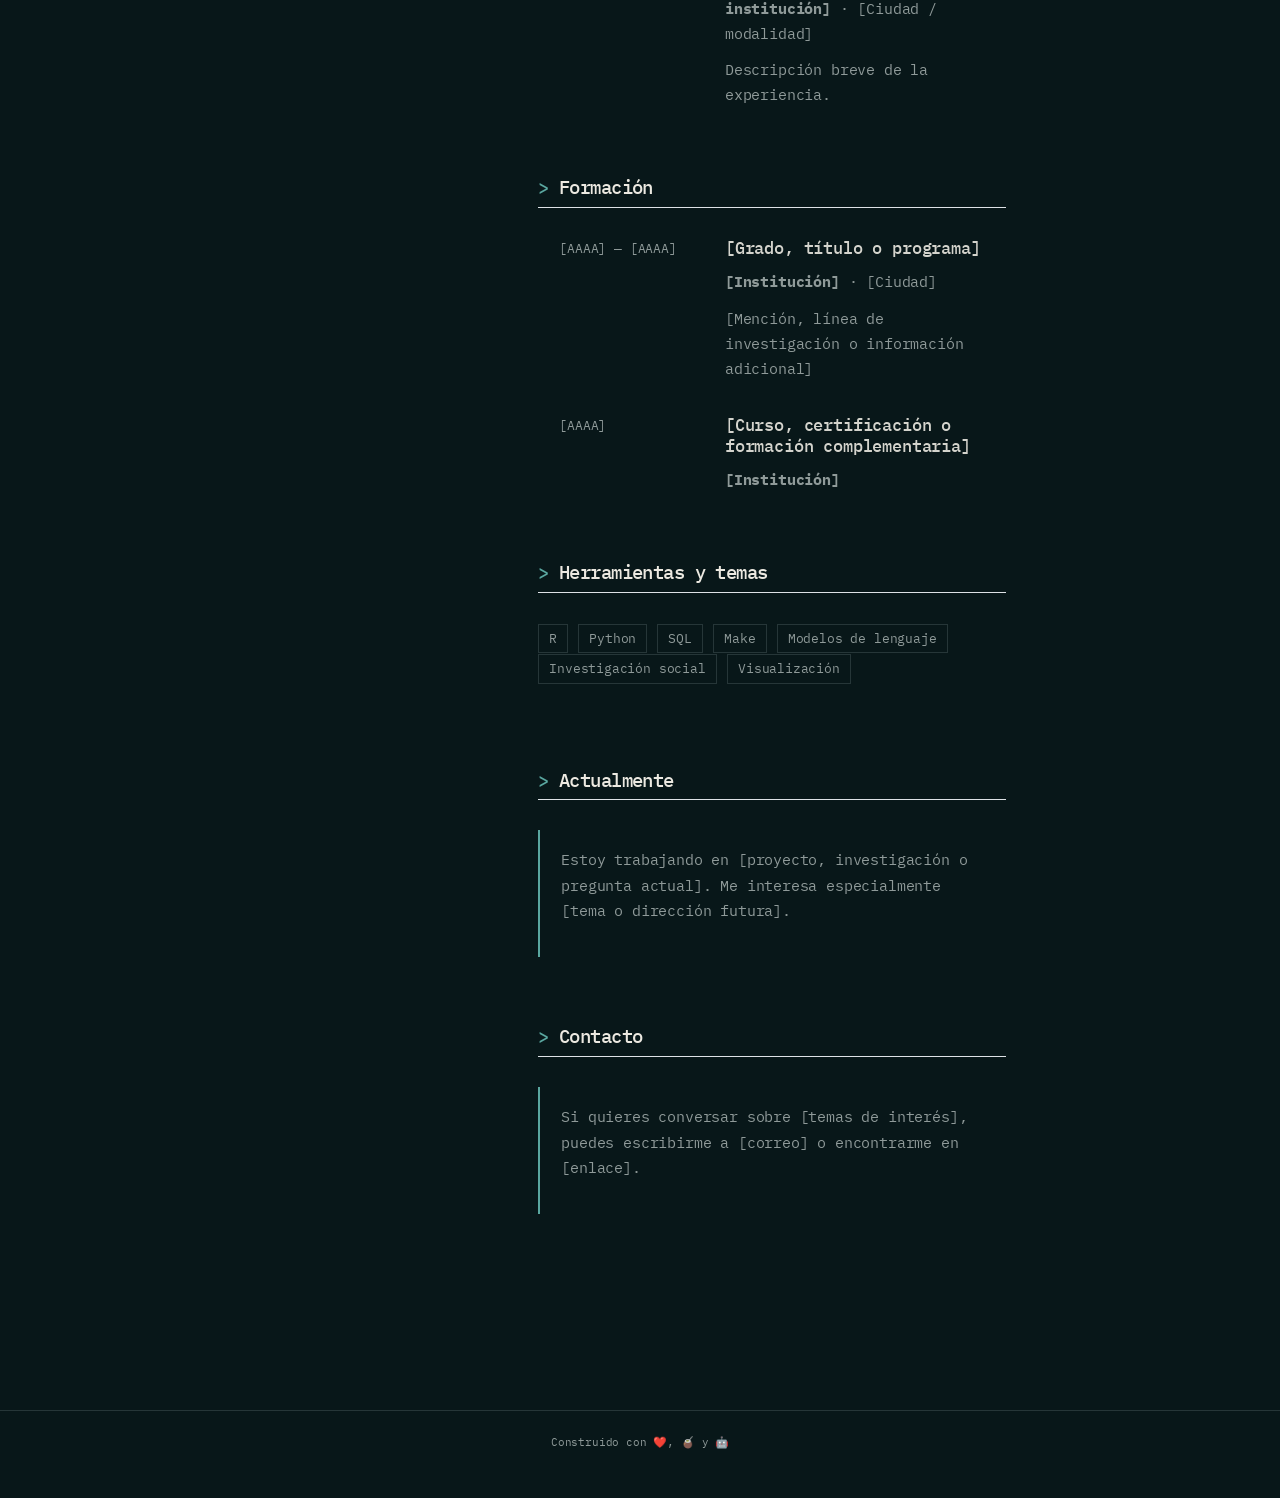
<file: docs/trayectoria.html>
<!DOCTYPE html>
<html xmlns="http://www.w3.org/1999/xhtml" lang="en" xml:lang="en"><head>

<meta charset="utf-8">
<meta name="generator" content="quarto-1.10.18">

<meta name="viewport" content="width=device-width, initial-scale=1.0, user-scalable=yes">


<title>Trayectoria – Matias Parra</title>
<style>
/* Default styles provided by pandoc.
** See https://pandoc.org/MANUAL.html#variables-for-html for config info.
*/
span.smallcaps{font-variant: small-caps;}
div.columns{display: flex; gap: 1.5em;}
div.column{flex: auto;}
@media screen {
div.columns{gap: min(4vw, 1.5em);}
div.column{overflow-x: auto;}
}
div.hanging-indent{margin-left: 1.5em; text-indent: -1.5em;}
ul.task-list{list-style: none;}
ul.task-list li input[type="checkbox"] {
  width: 0.8em;
  margin: 0 0.8em 0.2em -1em; /* quarto-specific, see https://github.com/quarto-dev/quarto-cli/issues/4556 */ 
  vertical-align: middle;
}
</style>


<script src="site_libs/quarto-nav/quarto-nav.js"></script>
<script src="site_libs/quarto-nav/headroom.min.js"></script>
<script src="site_libs/clipboard/clipboard.min.js"></script>
<script src="site_libs/quarto-search/autocomplete.umd.js"></script>
<script src="site_libs/quarto-search/fuse.min.js"></script>
<script src="site_libs/quarto-search/quarto-search.js"></script>
<meta name="quarto:offset" content="./">
<script src="site_libs/quarto-html/quarto.js" type="module"></script>
<script src="site_libs/quarto-html/tabsets/tabsets.js" type="module"></script>
<script src="site_libs/quarto-html/popper.min.js"></script>
<script src="site_libs/quarto-html/tippy.umd.min.js"></script>
<script src="site_libs/quarto-html/anchor.min.js"></script>
<link href="site_libs/quarto-html/tippy.css" rel="stylesheet">
<link href="site_libs/quarto-html/quarto-syntax-highlighting-64a204ab8560d761af7679ceaba22944.css" rel="stylesheet" id="quarto-text-highlighting-styles">
<script src="site_libs/bootstrap/bootstrap.min.js"></script>
<link href="site_libs/bootstrap/bootstrap-icons.css" rel="stylesheet">
<link href="site_libs/bootstrap/bootstrap-e82ca0f5d80d5831ccac4856a1aca84d.min.css" rel="stylesheet" append-hash="true" id="quarto-bootstrap" data-mode="light">
<script id="quarto-search-options" type="application/json">{
  "location": "navbar",
  "copy-button": false,
  "collapse-after": 3,
  "panel-placement": "end",
  "type": "overlay",
  "limit": 50,
  "keyboard-shortcut": [
    "f",
    "/",
    "s"
  ],
  "show-item-context": false,
  "language": {
    "search-no-results-text": "No results",
    "search-matching-documents-text": "matching documents",
    "search-copy-link-title": "Copy link to search",
    "search-hide-matches-text": "Hide additional matches",
    "search-more-match-text": "more match in this document",
    "search-more-matches-text": "more matches in this document",
    "search-clear-button-title": "Clear",
    "search-text-placeholder": "",
    "search-detached-cancel-button-title": "Cancel",
    "search-submit-button-title": "Submit",
    "search-label": "Search"
  }
}</script>
<style>html{ scroll-behavior: smooth; }</style>


<link rel="stylesheet" href="styles.css">
</head>

<body class="nav-fixed fullcontent quarto-light">

<div id="quarto-search-results"></div>
  <header id="quarto-header" class="headroom fixed-top">
    <nav class="navbar navbar-expand-lg " data-bs-theme="dark">
      <div class="navbar-container container-fluid">
            <div id="quarto-search" class="" title="Search"></div>
          <button class="navbar-toggler" type="button" data-bs-toggle="collapse" data-bs-target="#navbarCollapse" aria-controls="navbarCollapse" role="menu" aria-expanded="false" aria-label="Toggle navigation" onclick="if (window.quartoToggleHeadroom) { window.quartoToggleHeadroom(); }">
  <span class="navbar-toggler-icon"></span>
</button>
          <div class="collapse navbar-collapse" id="navbarCollapse">
            <ul class="navbar-nav navbar-nav-scroll me-auto">
  <li class="nav-item">
    <a class="nav-link" href="./index.html"> 
<span class="menu-text">Inicio</span></a>
  </li>  
</ul>
            <ul class="navbar-nav navbar-nav-scroll ms-auto">
  <li class="nav-item">
    <a class="nav-link active" href="./trayectoria.html" aria-current="page"> 
<span class="menu-text">Trayectoria</span></a>
  </li>  
  <li class="nav-item">
    <a class="nav-link" href="./blog.html"> 
<span class="menu-text">Blog</span></a>
  </li>  
  <li class="nav-item">
    <a class="nav-link" href="https://github.com/miparrar"> 
<span class="menu-text">GitHub</span></a>
  </li>  
</ul>
          </div> <!-- /navcollapse -->
            <div class="quarto-navbar-tools">
</div>
      </div> <!-- /container-fluid -->
    </nav>
</header>
<!-- content -->
<div id="quarto-content" class="quarto-container page-columns page-rows-contents page-layout-article page-navbar">
<!-- sidebar -->
<!-- margin-sidebar -->
    
<!-- main -->
<main class="content" id="quarto-document-content"><header id="title-block-header" class="quarto-title-block"><h1 class="title display-7">Trayectoria</h1></header>

<header id="title-block-header">


</header>


<div class="page-shell trajectory-page">
<div class="trajectory-layout">
<div class="trajectory-toc" role="navigation" aria-label="Índice de trayectoria">
<div class="trajectory-toc-label">
&gt; en esta página
</div>
<ul>
<li><a href="#perfil">Perfil</a></li>
<li><a href="#experiencia">Experiencia</a></li>
<li><a href="#formación">Formación</a></li>
<li><a href="#herramientas-y-temas">Herramientas y temas</a></li>
<li><a href="#actualmente">Actualmente</a></li>
<li><a href="#contacto">Contacto</a></li>
</ul>
</div>
<div class="trajectory-main">
<div class="page-label">
&gt; trayectoria
</div>
<section id="trayectoria" class="level1">
<h1>Trayectoria</h1>
<div class="trajectory-intro">
<p>Una síntesis de mi recorrido profesional y académico, con énfasis en la continuidad entre investigación social, trabajo con datos y construcción de herramientas.</p>
</div>
<!--
  Plantilla de contenido
  Reemplaza los textos entre corchetes y elimina los bloques que no necesites.
-->
<section id="perfil" class="level2">
<h2 class="anchored" data-anchor-id="perfil">Perfil</h2>
<div class="trajectory-section">
<p>Soy [profesión o especialidad]. Mi trabajo se concentra en [áreas principales] y busca [problema, propósito o pregunta que orienta tu trabajo].</p>
</div>
</section>
<section id="experiencia" class="level2">
<h2 class="anchored" data-anchor-id="experiencia">Experiencia</h2>
<div class="timeline">
<div class="timeline-item">
<div class="timeline-period">
[AAAA] — presente
</div>
<section id="cargo-o-rol" class="level3 timeline-content">
<h3 class="anchored" data-anchor-id="cargo-o-rol">[Cargo o rol]</h3>
<p><strong>[Organización, proyecto o institución]</strong> · [Ciudad / modalidad]</p>
<p>Descripción breve del rol: [qué haces, con quién trabajas y qué tipo de problemas abordas].</p>
<ul>
<li>[Responsabilidad o resultado relevante]</li>
<li>[Responsabilidad o resultado relevante]</li>
</ul>
</section>
</div>
<div class="timeline-item">
<div class="timeline-period">
[AAAA] — [AAAA]
</div>
<section id="cargo-o-rol-anterior" class="level3 timeline-content">
<h3 class="anchored" data-anchor-id="cargo-o-rol-anterior">[Cargo o rol anterior]</h3>
<p><strong>[Organización, proyecto o institución]</strong> · [Ciudad / modalidad]</p>
<p>Descripción breve del rol: [qué cambió, construiste o aprendiste].</p>
<ul>
<li>[Responsabilidad o resultado relevante]</li>
<li>[Responsabilidad o resultado relevante]</li>
</ul>
</section>
</div>
<div class="timeline-item">
<div class="timeline-period">
[AAAA] — [AAAA]
</div>
<section id="otra-experiencia" class="level3 timeline-content">
<h3 class="anchored" data-anchor-id="otra-experiencia">[Otra experiencia]</h3>
<p><strong>[Organización, proyecto o institución]</strong> · [Ciudad / modalidad]</p>
<p>Descripción breve de la experiencia.</p>
</section>
</div>
</div>
</section>
<section id="formación" class="level2">
<h2 class="anchored" data-anchor-id="formación">Formación</h2>
<div class="education-list">
<div class="education-item">
<div class="education-period">
[AAAA] — [AAAA]
</div>
<section id="grado-título-o-programa" class="level3 education-content">
<h3 class="anchored" data-anchor-id="grado-título-o-programa">[Grado, título o programa]</h3>
<p><strong>[Institución]</strong> · [Ciudad]</p>
<p>[Mención, línea de investigación o información adicional]</p>
</section>
</div>
<div class="education-item">
<div class="education-period">
[AAAA]
</div>
<section id="curso-certificación-o-formación-complementaria" class="level3 education-content">
<h3 class="anchored" data-anchor-id="curso-certificación-o-formación-complementaria">[Curso, certificación o formación complementaria]</h3>
<p><strong>[Institución]</strong></p>
</section>
</div>
</div>
</section>
<section id="herramientas-y-temas" class="level2">
<h2 class="anchored" data-anchor-id="herramientas-y-temas">Herramientas y temas</h2>
<div class="trajectory-section">
<div class="tag-list">
<p><span class="tag">R</span> <span class="tag">Python</span> <span class="tag">SQL</span> <span class="tag">Make</span> <span class="tag">Modelos de lenguaje</span> <span class="tag">Investigación social</span> <span class="tag">Visualización</span></p>
</div>
</div>
</section>
<section id="actualmente" class="level2">
<h2 class="anchored" data-anchor-id="actualmente">Actualmente</h2>
<div class="trajectory-note">
<p>Estoy trabajando en [proyecto, investigación o pregunta actual]. Me interesa especialmente [tema o dirección futura].</p>
</div>
</section>
<section id="contacto" class="level2">
<h2 class="anchored" data-anchor-id="contacto">Contacto</h2>
<div class="trajectory-contact">
<p>Si quieres conversar sobre [temas de interés], puedes escribirme a [correo] o encontrarme en [enlace].</p>
</div>
</section>
</section>
</div>
</div>
</div>



</main> <!-- /main -->
<script id="quarto-html-after-body" type="application/javascript">
  window.document.addEventListener("DOMContentLoaded", function (event) {
    const icon = "";
    const anchorJS = new window.AnchorJS();
    anchorJS.options = {
      placement: 'right',
      icon: icon
    };
    anchorJS.add('.anchored');
    const isCodeAnnotation = (el) => {
      for (const clz of el.classList) {
        if (clz.startsWith('code-annotation-')) {                     
          return true;
        }
      }
      return false;
    }
    const onCopySuccess = function(e) {
      // button target
      const button = e.trigger;
      // don't keep focus
      button.blur();
      // flash "checked"
      button.classList.add('code-copy-button-checked');
      var currentTitle = button.getAttribute("title");
      button.setAttribute("title", "Copied!");
      let tooltip;
      if (window.bootstrap) {
        button.setAttribute("data-bs-toggle", "tooltip");
        button.setAttribute("data-bs-placement", "left");
        button.setAttribute("data-bs-title", "Copied!");
        tooltip = new bootstrap.Tooltip(button, 
          { trigger: "manual", 
            customClass: "code-copy-button-tooltip",
            offset: [0, -8]});
        tooltip.show();    
      }
      setTimeout(function() {
        if (tooltip) {
          tooltip.hide();
          button.removeAttribute("data-bs-title");
          button.removeAttribute("data-bs-toggle");
          button.removeAttribute("data-bs-placement");
        }
        button.setAttribute("title", currentTitle);
        button.classList.remove('code-copy-button-checked');
      }, 1000);
      // clear code selection
      e.clearSelection();
    }
    const getTextToCopy = function(trigger) {
      const outerScaffold = trigger.parentElement.cloneNode(true);
      const codeEl = outerScaffold.querySelector('code');
      for (const childEl of codeEl.children) {
        if (isCodeAnnotation(childEl)) {
          childEl.remove();
        }
      }
      return codeEl.innerText;
    }
    const clipboard = new window.ClipboardJS('.code-copy-button:not([data-in-quarto-modal])', {
      text: getTextToCopy
    });
    clipboard.on('success', onCopySuccess);
    if (window.document.getElementById('quarto-embedded-source-code-modal')) {
      const clipboardModal = new window.ClipboardJS('.code-copy-button[data-in-quarto-modal]', {
        text: getTextToCopy,
        container: window.document.getElementById('quarto-embedded-source-code-modal')
      });
      clipboardModal.on('success', onCopySuccess);
    }
      var localhostRegex = new RegExp(/^(?:http|https):\/\/localhost\:?[0-9]*\//);
      var mailtoRegex = new RegExp(/^mailto:/);
        var filterRegex = new RegExp('/' + window.location.host + '/');
      var isInternal = (href) => {
          return filterRegex.test(href) || localhostRegex.test(href) || mailtoRegex.test(href);
      }
      // Inspect non-navigation links and adorn them if external
     var links = window.document.querySelectorAll('a[href]:not(.nav-link):not(.navbar-brand):not(.toc-action):not(.sidebar-link):not(.sidebar-item-toggle):not(.pagination-link):not(.no-external):not([aria-hidden]):not(.dropdown-item):not(.quarto-navigation-tool):not(.about-link)');
      for (var i=0; i<links.length; i++) {
        const link = links[i];
        if (!isInternal(link.href)) {
          // undo the damage that might have been done by quarto-nav.js in the case of
          // links that we want to consider external
          if (link.dataset.originalHref !== undefined) {
            link.href = link.dataset.originalHref;
          }
        }
      }
    function tippyHover(el, contentFn, onTriggerFn, onUntriggerFn) {
      const config = {
        allowHTML: true,
        maxWidth: 500,
        delay: 100,
        arrow: false,
        appendTo: function(el) {
            return el.parentElement;
        },
        interactive: true,
        interactiveBorder: 10,
        theme: 'quarto',
        placement: 'bottom-start',
      };
      if (contentFn) {
        config.content = contentFn;
      }
      if (onTriggerFn) {
        config.onTrigger = onTriggerFn;
      }
      if (onUntriggerFn) {
        config.onUntrigger = onUntriggerFn;
      }
      window.tippy(el, config); 
    }
    const noterefs = window.document.querySelectorAll('a[role="doc-noteref"]');
    for (var i=0; i<noterefs.length; i++) {
      const ref = noterefs[i];
      tippyHover(ref, function() {
        // use id or data attribute instead here
        let href = ref.getAttribute('data-footnote-href') || ref.getAttribute('href');
        try { href = new URL(href).hash; } catch {}
        const id = href.replace(/^#\/?/, "");
        const note = window.document.getElementById(id);
        if (note) {
          return note.innerHTML;
        } else {
          return "";
        }
      });
    }
    const xrefs = window.document.querySelectorAll('a.quarto-xref');
    const processXRef = (id, note) => {
      // Strip column container classes
      const stripColumnClz = (el) => {
        el.classList.remove("page-full", "page-columns");
        if (el.children) {
          for (const child of el.children) {
            stripColumnClz(child);
          }
        }
      }
      stripColumnClz(note)
      if (id === null || id.startsWith('sec-')) {
        // Special case sections, only their first couple elements
        const container = document.createElement("div");
        if (note.children && note.children.length > 2) {
          container.appendChild(note.children[0].cloneNode(true));
          for (let i = 1; i < note.children.length; i++) {
            const child = note.children[i];
            if (child.tagName === "P" && child.innerText === "") {
              continue;
            } else {
              container.appendChild(child.cloneNode(true));
              break;
            }
          }
          if (window.Quarto?.typesetMath) {
            window.Quarto.typesetMath(container);
          }
          return container.innerHTML
        } else {
          if (window.Quarto?.typesetMath) {
            window.Quarto.typesetMath(note);
          }
          return note.innerHTML;
        }
      } else {
        // Remove any anchor links if they are present
        const anchorLink = note.querySelector('a.anchorjs-link');
        if (anchorLink) {
          anchorLink.remove();
        }
        if (window.Quarto?.typesetMath) {
          window.Quarto.typesetMath(note);
        }
        if (note.classList.contains("callout")) {
          return note.outerHTML;
        } else {
          return note.innerHTML;
        }
      }
    }
    for (var i=0; i<xrefs.length; i++) {
      const xref = xrefs[i];
      tippyHover(xref, undefined, function(instance) {
        instance.disable();
        let url = xref.getAttribute('href');
        let hash = undefined; 
        if (url.startsWith('#')) {
          hash = url;
        } else {
          try { hash = new URL(url).hash; } catch {}
        }
        if (hash) {
          const id = hash.replace(/^#\/?/, "");
          const note = window.document.getElementById(id);
          if (note !== null) {
            try {
              const html = processXRef(id, note.cloneNode(true));
              instance.setContent(html);
            } finally {
              instance.enable();
              instance.show();
            }
          } else {
            // See if we can fetch this
            fetch(url.split('#')[0])
            .then(res => res.text())
            .then(html => {
              const parser = new DOMParser();
              const htmlDoc = parser.parseFromString(html, "text/html");
              const note = htmlDoc.getElementById(id);
              if (note !== null) {
                const html = processXRef(id, note);
                instance.setContent(html);
              } 
            }).finally(() => {
              instance.enable();
              instance.show();
            });
          }
        } else {
          // See if we can fetch a full url (with no hash to target)
          // This is a special case and we should probably do some content thinning / targeting
          fetch(url)
          .then(res => res.text())
          .then(html => {
            const parser = new DOMParser();
            const htmlDoc = parser.parseFromString(html, "text/html");
            const note = htmlDoc.querySelector('main.content');
            if (note !== null) {
              // This should only happen for chapter cross references
              // (since there is no id in the URL)
              // remove the first header
              if (note.children.length > 0 && note.children[0].tagName === "HEADER") {
                note.children[0].remove();
              }
              const html = processXRef(null, note);
              instance.setContent(html);
            } 
          }).finally(() => {
            instance.enable();
            instance.show();
          });
        }
      }, function(instance) {
      });
    }
        let selectedAnnoteEl;
        const selectorForAnnotation = ( cell, annotation) => {
          let cellAttr = 'data-code-cell="' + cell + '"';
          let lineAttr = 'data-code-annotation="' +  annotation + '"';
          const selector = 'span[' + cellAttr + '][' + lineAttr + ']';
          return selector;
        }
        const selectCodeLines = (annoteEl) => {
          const doc = window.document;
          const targetCell = annoteEl.getAttribute("data-target-cell");
          const targetAnnotation = annoteEl.getAttribute("data-target-annotation");
          const annoteSpan = window.document.querySelector(selectorForAnnotation(targetCell, targetAnnotation));
          const lines = annoteSpan.getAttribute("data-code-lines").split(",");
          const lineIds = lines.map((line) => {
            return targetCell + "-" + line;
          })
          let top = null;
          let height = null;
          let parent = null;
          if (lineIds.length > 0) {
              //compute the position of the single el (top and bottom and make a div)
              const el = window.document.getElementById(lineIds[0]);
              top = el.offsetTop;
              height = el.offsetHeight;
              parent = el.parentElement.parentElement;
            if (lineIds.length > 1) {
              const lastEl = window.document.getElementById(lineIds[lineIds.length - 1]);
              const bottom = lastEl.offsetTop + lastEl.offsetHeight;
              height = bottom - top;
            }
            if (top !== null && height !== null && parent !== null) {
              // cook up a div (if necessary) and position it 
              let div = window.document.getElementById("code-annotation-line-highlight");
              if (div === null) {
                div = window.document.createElement("div");
                div.setAttribute("id", "code-annotation-line-highlight");
                div.style.position = 'absolute';
                parent.appendChild(div);
              }
              div.style.top = top - 2 + "px";
              div.style.height = height + 4 + "px";
              div.style.left = 0;
              let gutterDiv = window.document.getElementById("code-annotation-line-highlight-gutter");
              if (gutterDiv === null) {
                gutterDiv = window.document.createElement("div");
                gutterDiv.setAttribute("id", "code-annotation-line-highlight-gutter");
                gutterDiv.style.position = 'absolute';
                const codeCell = window.document.getElementById(targetCell);
                const gutter = codeCell.querySelector('.code-annotation-gutter');
                gutter.appendChild(gutterDiv);
              }
              gutterDiv.style.top = top - 2 + "px";
              gutterDiv.style.height = height + 4 + "px";
            }
            selectedAnnoteEl = annoteEl;
          }
        };
        const unselectCodeLines = () => {
          const elementsIds = ["code-annotation-line-highlight", "code-annotation-line-highlight-gutter"];
          elementsIds.forEach((elId) => {
            const div = window.document.getElementById(elId);
            if (div) {
              div.remove();
            }
          });
          selectedAnnoteEl = undefined;
        };
          // Handle positioning of the toggle
      window.addEventListener(
        "resize",
        throttle(() => {
          elRect = undefined;
          if (selectedAnnoteEl) {
            selectCodeLines(selectedAnnoteEl);
          }
        }, 10)
      );
      function throttle(fn, ms) {
      let throttle = false;
      let timer;
        return (...args) => {
          if(!throttle) { // first call gets through
              fn.apply(this, args);
              throttle = true;
          } else { // all the others get throttled
              if(timer) clearTimeout(timer); // cancel #2
              timer = setTimeout(() => {
                fn.apply(this, args);
                timer = throttle = false;
              }, ms);
          }
        };
      }
        // Attach click handler to the DT
        const annoteDls = window.document.querySelectorAll('dt[data-target-cell]');
        for (const annoteDlNode of annoteDls) {
          annoteDlNode.addEventListener('click', (event) => {
            const clickedEl = event.target;
            if (clickedEl !== selectedAnnoteEl) {
              unselectCodeLines();
              const activeEl = window.document.querySelector('dt[data-target-cell].code-annotation-active');
              if (activeEl) {
                activeEl.classList.remove('code-annotation-active');
              }
              selectCodeLines(clickedEl);
              clickedEl.classList.add('code-annotation-active');
            } else {
              // Unselect the line
              unselectCodeLines();
              clickedEl.classList.remove('code-annotation-active');
            }
          });
        }
    const findCites = (el) => {
      const parentEl = el.parentElement;
      if (parentEl) {
        const cites = parentEl.dataset.cites;
        if (cites) {
          return {
            el,
            cites: cites.split(' ')
          };
        } else {
          return findCites(el.parentElement)
        }
      } else {
        return undefined;
      }
    };
    var bibliorefs = window.document.querySelectorAll('a[role="doc-biblioref"]');
    for (var i=0; i<bibliorefs.length; i++) {
      const ref = bibliorefs[i];
      const citeInfo = findCites(ref);
      if (citeInfo) {
        tippyHover(citeInfo.el, function() {
          var popup = window.document.createElement('div');
          citeInfo.cites.forEach(function(cite) {
            var citeDiv = window.document.createElement('div');
            citeDiv.classList.add('hanging-indent');
            citeDiv.classList.add('csl-entry');
            var biblioDiv = window.document.getElementById('ref-' + cite);
            if (biblioDiv) {
              citeDiv.innerHTML = biblioDiv.innerHTML;
            }
            popup.appendChild(citeDiv);
          });
          return popup.innerHTML;
        });
      }
    }
  });
  </script>
</div> <!-- /content -->
<footer class="footer">
  <div class="nav-footer">
    <div class="nav-footer-left">
      &nbsp;
    </div>   
    <div class="nav-footer-center">
<p>Construido con ❤️, 🧉 y 🤖</p>
</div>
    <div class="nav-footer-right">
      &nbsp;
    </div>
  </div>
</footer>




<script src="site_libs/quarto-html/zenscroll-min.js"></script>
</body></html>
</file>
<file: docs/site_libs/quarto-html/tippy.css>
.tippy-box[data-animation=fade][data-state=hidden]{opacity:0}[data-tippy-root]{max-width:calc(100vw - 10px)}.tippy-box{position:relative;background-color:#333;color:#fff;border-radius:4px;font-size:14px;line-height:1.4;white-space:normal;outline:0;transition-property:transform,visibility,opacity}.tippy-box[data-placement^=top]>.tippy-arrow{bottom:0}.tippy-box[data-placement^=top]>.tippy-arrow:before{bottom:-7px;left:0;border-width:8px 8px 0;border-top-color:initial;transform-origin:center top}.tippy-box[data-placement^=bottom]>.tippy-arrow{top:0}.tippy-box[data-placement^=bottom]>.tippy-arrow:before{top:-7px;left:0;border-width:0 8px 8px;border-bottom-color:initial;transform-origin:center bottom}.tippy-box[data-placement^=left]>.tippy-arrow{right:0}.tippy-box[data-placement^=left]>.tippy-arrow:before{border-width:8px 0 8px 8px;border-left-color:initial;right:-7px;transform-origin:center left}.tippy-box[data-placement^=right]>.tippy-arrow{left:0}.tippy-box[data-placement^=right]>.tippy-arrow:before{left:-7px;border-width:8px 8px 8px 0;border-right-color:initial;transform-origin:center right}.tippy-box[data-inertia][data-state=visible]{transition-timing-function:cubic-bezier(.54,1.5,.38,1.11)}.tippy-arrow{width:16px;height:16px;color:#333}.tippy-arrow:before{content:"";position:absolute;border-color:transparent;border-style:solid}.tippy-content{position:relative;padding:5px 9px;z-index:1}
</file>
<file: docs/site_libs/quarto-html/quarto-syntax-highlighting-64a204ab8560d761af7679ceaba22944.css>
/* quarto syntax highlight colors */
:root {
  --quarto-hl-ot-color: #003B4F;
  --quarto-hl-at-color: #657422;
  --quarto-hl-ss-color: #20794D;
  --quarto-hl-an-color: #5E5E5E;
  --quarto-hl-fu-color: #4758AB;
  --quarto-hl-st-color: #20794D;
  --quarto-hl-cf-color: #003B4F;
  --quarto-hl-op-color: #5E5E5E;
  --quarto-hl-er-color: #AD0000;
  --quarto-hl-bn-color: #AD0000;
  --quarto-hl-al-color: #AD0000;
  --quarto-hl-va-color: #111111;
  --quarto-hl-bu-color: inherit;
  --quarto-hl-ex-color: inherit;
  --quarto-hl-pp-color: #AD0000;
  --quarto-hl-in-color: #5E5E5E;
  --quarto-hl-vs-color: #20794D;
  --quarto-hl-wa-color: #5E5E5E;
  --quarto-hl-do-color: #5E5E5E;
  --quarto-hl-im-color: #00769E;
  --quarto-hl-ch-color: #20794D;
  --quarto-hl-dt-color: #AD0000;
  --quarto-hl-fl-color: #AD0000;
  --quarto-hl-co-color: #5E5E5E;
  --quarto-hl-cv-color: #5E5E5E;
  --quarto-hl-cn-color: #8f5902;
  --quarto-hl-sc-color: #5E5E5E;
  --quarto-hl-dv-color: #AD0000;
  --quarto-hl-kw-color: #003B4F;
}

/* other quarto variables */
:root {
  --quarto-font-monospace: SFMono-Regular, Menlo, Monaco, Consolas, "Liberation Mono", "Courier New", monospace;
}

/* syntax highlight based on Pandoc's rules */
pre > code.sourceCode > span {
  color: #003B4F;
}

code.sourceCode > span {
  color: #003B4F;
}

div.sourceCode,
div.sourceCode pre.sourceCode {
  color: #003B4F;
}

/* Normal */
code span {
  color: #003B4F;
}

/* Alert */
code span.al {
  color: #AD0000;
  font-style: inherit;
}

/* Annotation */
code span.an {
  color: #5E5E5E;
  font-style: inherit;
}

/* Attribute */
code span.at {
  color: #657422;
  font-style: inherit;
}

/* BaseN */
code span.bn {
  color: #AD0000;
  font-style: inherit;
}

/* BuiltIn */
code span.bu {
  font-style: inherit;
}

/* ControlFlow */
code span.cf {
  color: #003B4F;
  font-weight: bold;
  font-style: inherit;
}

/* Char */
code span.ch {
  color: #20794D;
  font-style: inherit;
}

/* Constant */
code span.cn {
  color: #8f5902;
  font-style: inherit;
}

/* Comment */
code span.co {
  color: #5E5E5E;
  font-style: inherit;
}

/* CommentVar */
code span.cv {
  color: #5E5E5E;
  font-style: italic;
}

/* Documentation */
code span.do {
  color: #5E5E5E;
  font-style: italic;
}

/* DataType */
code span.dt {
  color: #AD0000;
  font-style: inherit;
}

/* DecVal */
code span.dv {
  color: #AD0000;
  font-style: inherit;
}

/* Error */
code span.er {
  color: #AD0000;
  font-style: inherit;
}

/* Extension */
code span.ex {
  font-style: inherit;
}

/* Float */
code span.fl {
  color: #AD0000;
  font-style: inherit;
}

/* Function */
code span.fu {
  color: #4758AB;
  font-style: inherit;
}

/* Import */
code span.im {
  color: #00769E;
  font-style: inherit;
}

/* Information */
code span.in {
  color: #5E5E5E;
  font-style: inherit;
}

/* Keyword */
code span.kw {
  color: #003B4F;
  font-weight: bold;
  font-style: inherit;
}

/* Operator */
code span.op {
  color: #5E5E5E;
  font-style: inherit;
}

/* Other */
code span.ot {
  color: #003B4F;
  font-style: inherit;
}

/* Preprocessor */
code span.pp {
  color: #AD0000;
  font-style: inherit;
}

/* SpecialChar */
code span.sc {
  color: #5E5E5E;
  font-style: inherit;
}

/* SpecialString */
code span.ss {
  color: #20794D;
  font-style: inherit;
}

/* String */
code span.st {
  color: #20794D;
  font-style: inherit;
}

/* Variable */
code span.va {
  color: #111111;
  font-style: inherit;
}

/* VerbatimString */
code span.vs {
  color: #20794D;
  font-style: inherit;
}

/* Warning */
code span.wa {
  color: #5E5E5E;
  font-style: italic;
}

.prevent-inlining {
  content: "</";
}

/*# sourceMappingURL=9d8d5bb603a83b8298b89080a598c93b.css.map */
</file>
<file: docs/styles.css>
@import url('https://fonts.googleapis.com/css2?family=IBM+Plex+Mono:wght@400;500;600&display=swap');

:root {
  --bg: #081719;
  --text: #ece9e1;
  --muted: #8f9a99;
  --line: #263638;
  --hover: #ffffff;
  --accent: #5aa7a0;
}

html,
body {
  background: var(--bg);
  color: var(--text);
}

body {
  font-family: "IBM Plex Mono", ui-monospace, SFMono-Regular, Menlo, Monaco, Consolas, "Liberation Mono", monospace;
  letter-spacing: -0.01em;
}

.navbar {
  background: var(--bg) !important;
  border-bottom: 1px solid var(--line);
  padding: 1.1rem 0;
}

.navbar-nav .nav-link {
  color: var(--text) !important;
  font-family: "IBM Plex Mono", ui-monospace, monospace;
  font-size: 0.82rem;
  opacity: 0.72;
}

.navbar-nav .nav-link:hover,
.navbar-nav .nav-link:focus {
  color: var(--hover) !important;
  opacity: 1;
}

#quarto-content {
  padding-top: 0;
}

main.content {
  max-width: none;
  margin: 0;
  padding: 0;
}

.quarto-title-block {
  display: none;
}

.home-shell {
  min-height: calc(100vh - 72px);
  display: grid;
  grid-template-rows: minmax(0, 1fr) auto;
  gap: 5rem;
  max-width: 1040px;
  margin: 0 auto;
  padding: 12vh 2rem 3rem;
}

.home-intro {
  align-self: center;
  width: 100%;
  max-width: 820px;
  text-align: left;
}

.home-name {
  margin-bottom: 1.5rem;
  color: var(--muted);
  font-size: clamp(1.05rem, 1.35vw, 1.2rem);
  line-height: 1.08;
  font-weight: 500;
  letter-spacing: -0.05em;
}

.home-name::before {
  content: "> ";
}

.home-kicker {
  max-width: 760px;
  margin: 0;
  color: var(--text);
  font-size: clamp(1.9rem, 4vw, 3.5rem);
  line-height: 1.08;
  font-weight: 500;
  letter-spacing: -0.05em;
}

.home-kicker-accent {
  color: var(--accent);
  font-size: 1.1em;
}

.home-stack {
  margin-top: 1.75rem;
  color: var(--text);
  font-size: clamp(0.8rem, 1vw, 0.9rem);
  line-height: 1.6;
}


.home-copy {
  max-width: 680px;
  margin-top: 1.1rem;
  color: var(--muted);
  font-size: clamp(0.92rem, 1.1vw, 1.02rem);
  line-height: 1.8;
}

@keyframes typing-cursor {
  50% {
    opacity: 0;
  }
}

.home-rotator {
  min-height: 1.8em;
}

#home-rotator-text.is-typing::after {
  content: "_";
  display: inline-block;
  margin-left: 0.06em;
  color: var(--muted);
  font-weight: 400;
  animation: typing-cursor 0.8s steps(1) infinite;
}


.home-work {
  padding-top: 2rem;
  border-top: 1px solid var(--line);
}

.section-label {
  margin-bottom: 1.1rem;
  color: var(--muted);
  font-size: 0.78rem;
  letter-spacing: 0.04em;
}

.project-list {
  display: grid;
}

.project-item {
  display: grid;
  grid-template-columns: minmax(10rem, 0.8fr) minmax(16rem, 1.7fr) auto;
  gap: 2rem;
  align-items: baseline;
  padding: 1.25rem 0;
  color: var(--text);
  text-decoration: none;
  border-bottom: 1px solid var(--line);
  transition: color 160ms ease, padding 160ms ease;
}

.project-item:hover,
.project-item:focus-visible {
  color: var(--hover);
  padding-left: 0.35rem;
}

.project-name {
  font-size: clamp(1.05rem, 1.4vw, 1.25rem);
  font-weight: 500;
}

.project-description {
  color: var(--muted);
  font-size: 0.86rem;
  line-height: 1.6;
}

.project-arrow {
  color: var(--muted);
  font-size: 1rem;
}

.page-shell {
  max-width: 820px;
  margin: 0 auto;
  padding: 10vh 2rem 6rem;
}

.page-label {
  margin-bottom: 2rem;
  color: var(--muted);
  font-size: 0.8rem;
}

.page-shell h1 {
  margin-bottom: 1.5rem;
  color: var(--text);
  font-size: clamp(2.2rem, 4.5vw, 4rem);
  letter-spacing: -0.04em;
}

.page-shell p {
  color: var(--muted);
  line-height: 1.7;
}


.trajectory-intro {
  max-width: 680px;
  margin-bottom: 4.5rem;
  color: var(--muted);
  font-size: 1rem;
  line-height: 1.8;
}

.trajectory-section {
  max-width: 680px;
  margin-bottom: 3.5rem;
}

.page-shell h2 {
  margin: 4rem 0 1.75rem;
  color: var(--text);
  font-size: 1.1rem;
  font-weight: 500;
  letter-spacing: -0.03em;
}

.page-shell h2::before {
  content: "> ";
  color: var(--accent);
}

.timeline {
  display: grid;
  gap: 2.5rem;
  margin-bottom: 3.5rem;
}

.timeline-item {
  display: grid;
  grid-template-columns: 9rem minmax(0, 1fr);
  gap: 2rem;
  position: relative;
}

.timeline-item:not(:last-child)::before {
  content: "";
  position: absolute;
  top: 1.55rem;
  bottom: -2.5rem;
  left: 0.22rem;
  border-left: 1px solid var(--line);
}

.timeline-item::after {
  content: "";
  position: absolute;
  top: 0.35rem;
  left: 0;
  width: 0.5rem;
  height: 0.5rem;
  background: var(--accent);
  border-radius: 50%;
}

.timeline-period,
.education-period {
  padding-left: 1.25rem;
  color: var(--muted);
  font-size: 0.78rem;
  line-height: 1.6;
}

.timeline-content,
.education-content {
  min-width: 0;
}

.timeline-content h3,
.education-content h3 {
  margin: 0 0 0.55rem;
  color: var(--text);
  font-size: 1rem;
  font-weight: 500;
}

.timeline-content p,
.education-content p {
  margin: 0.7rem 0 0;
  font-size: 0.86rem;
}

.timeline-content ul {
  margin: 0.85rem 0 0;
  padding-left: 1.15rem;
  color: var(--muted);
  font-size: 0.84rem;
  line-height: 1.7;
}

.education-list {
  display: grid;
  gap: 2rem;
  margin-bottom: 3.5rem;
}

.education-item {
  display: grid;
  grid-template-columns: 9rem minmax(0, 1fr);
  gap: 2rem;
}

.tag-list {
  display: flex;
  flex-wrap: wrap;
  gap: 0.55rem;
}

.tag {
  display: inline-block;
  padding: 0.35rem 0.6rem;
  color: var(--muted);
  border: 1px solid var(--line);
  font-size: 0.76rem;
  line-height: 1.2;
}

.trajectory-note,
.trajectory-contact {
  max-width: 680px;
  padding: 1rem 1.25rem;
  border-left: 2px solid var(--accent);
  color: var(--muted);
  font-size: 0.88rem;
  line-height: 1.75;
}

.trajectory-contact {
  margin-bottom: 2rem;
}




.trajectory-page {
  max-width: 1120px;
}

.trajectory-layout {
  display: grid;
  grid-template-columns: minmax(9rem, 12rem) minmax(0, 820px);
  gap: 3.5rem;
  align-items: start;
}

.trajectory-main {
  min-width: 0;
}

.trajectory-toc {
  position: sticky;
  top: 6rem;
  padding-top: 10vh;
}

.trajectory-toc-label {
  margin-bottom: 1rem;
  color: var(--muted);
  font-size: 0.72rem;
  letter-spacing: 0.04em;
  text-transform: lowercase;
}

.trajectory-toc-label::first-letter {
  color: var(--accent);
}

.trajectory-toc ul {
  margin: 0;
  padding: 0 0 0 0.9rem;
  border-left: 1px solid var(--line);
  list-style: none;
}

.trajectory-toc li {
  margin: 0.45rem 0;
}

.trajectory-toc a {
  color: var(--muted);
  font-size: 0.72rem;
  line-height: 1.5;
  text-decoration: none;
}

.trajectory-toc a:hover,
.trajectory-toc a:focus-visible {
  color: var(--accent);
}

a {
  color: inherit;
}

@media (max-width: 720px) {
  .home-shell {
    min-height: calc(100vh - 64px);
    gap: 3.5rem;
    padding: 8vh 1.25rem 2rem;
  }

  .home-name {
    margin-bottom: 1.5rem;
  }

  .home-kicker {
    font-size: clamp(1.65rem, 7.2vw, 2.2rem);
  }

  .home-stack {
    margin-top: 1.35rem;
  }


  .home-rotator {
    min-height: 3.6em;
  }

  .home-copy {
    margin-top: 0.9rem;
  }

  .home-work {
    padding-top: 1.5rem;
  }

  .project-item {
    grid-template-columns: 1fr auto;
    gap: 0.5rem 1rem;
  }

  .project-description {
    grid-column: 1 / -1;
    max-width: 34rem;
  }

  .project-arrow {
    grid-column: 2;
    grid-row: 1;
  }

  .trajectory-layout {
    grid-template-columns: 1fr;
    gap: 0;
  }

  .trajectory-toc {
    position: static;
    padding-top: 0;
    margin-bottom: 3.5rem;
  }

  .trajectory-toc ul {
    display: flex;
    flex-wrap: wrap;
    gap: 0.5rem 1rem;
    padding: 0 0 1rem;
    border-top: 0;
    border-right: 0;
    border-bottom: 1px solid var(--line);
    border-left: 0;
  }

  .trajectory-toc li {
    margin: 0;
  }

  .trajectory-toc a {
    font-size: 0.75rem;
  }


  .page-shell {
    padding: 8vh 1.25rem 4rem;
  }
}



@media (max-width: 720px) {
  .trajectory-intro {
    margin-bottom: 3.5rem;
  }

  .page-shell h2 {
    margin-top: 3rem;
  }

  .timeline-item,
  .education-item {
    grid-template-columns: 1fr;
    gap: 0.55rem;
    padding-left: 1.25rem;
  }

  .timeline-item:not(:last-child)::before {
    left: 0.22rem;
  }

  .timeline-item::after {
    left: 0;
  }

  .timeline-period,
  .education-period {
    padding-left: 0;
  }
}

.footer {
  background: var(--bg) !important;
  border-top: 1px solid var(--line);
}

.nav-footer {
  display: flex;
  align-items: center;
  justify-content: center;
  gap: 1rem;
  background: var(--bg) !important;
  max-width: 1040px;
  margin: 0 auto;
  padding: 1.35rem 2rem 1.8rem;
  color: var(--muted);
  font-family: "IBM Plex Mono", ui-monospace, monospace;
  font-size: 0.78rem;
  line-height: 1.6;
}

.nav-footer p {
  margin: 0;
}

.nav-footer-left,
.nav-footer-right {
  display: none;
}

.nav-footer-center {
  display: block;
  flex: 0 0 auto;
}

.nav-footer a {
  color: var(--muted);
}

.nav-footer a:hover,
.nav-footer a:focus-visible {
  color: var(--hover);
}

@media (max-width: 720px) {
  .nav-footer {
    align-items: flex-start;
    flex-direction: column;
    padding: 1.25rem 1.25rem 1.5rem;
  }
}
</file>
